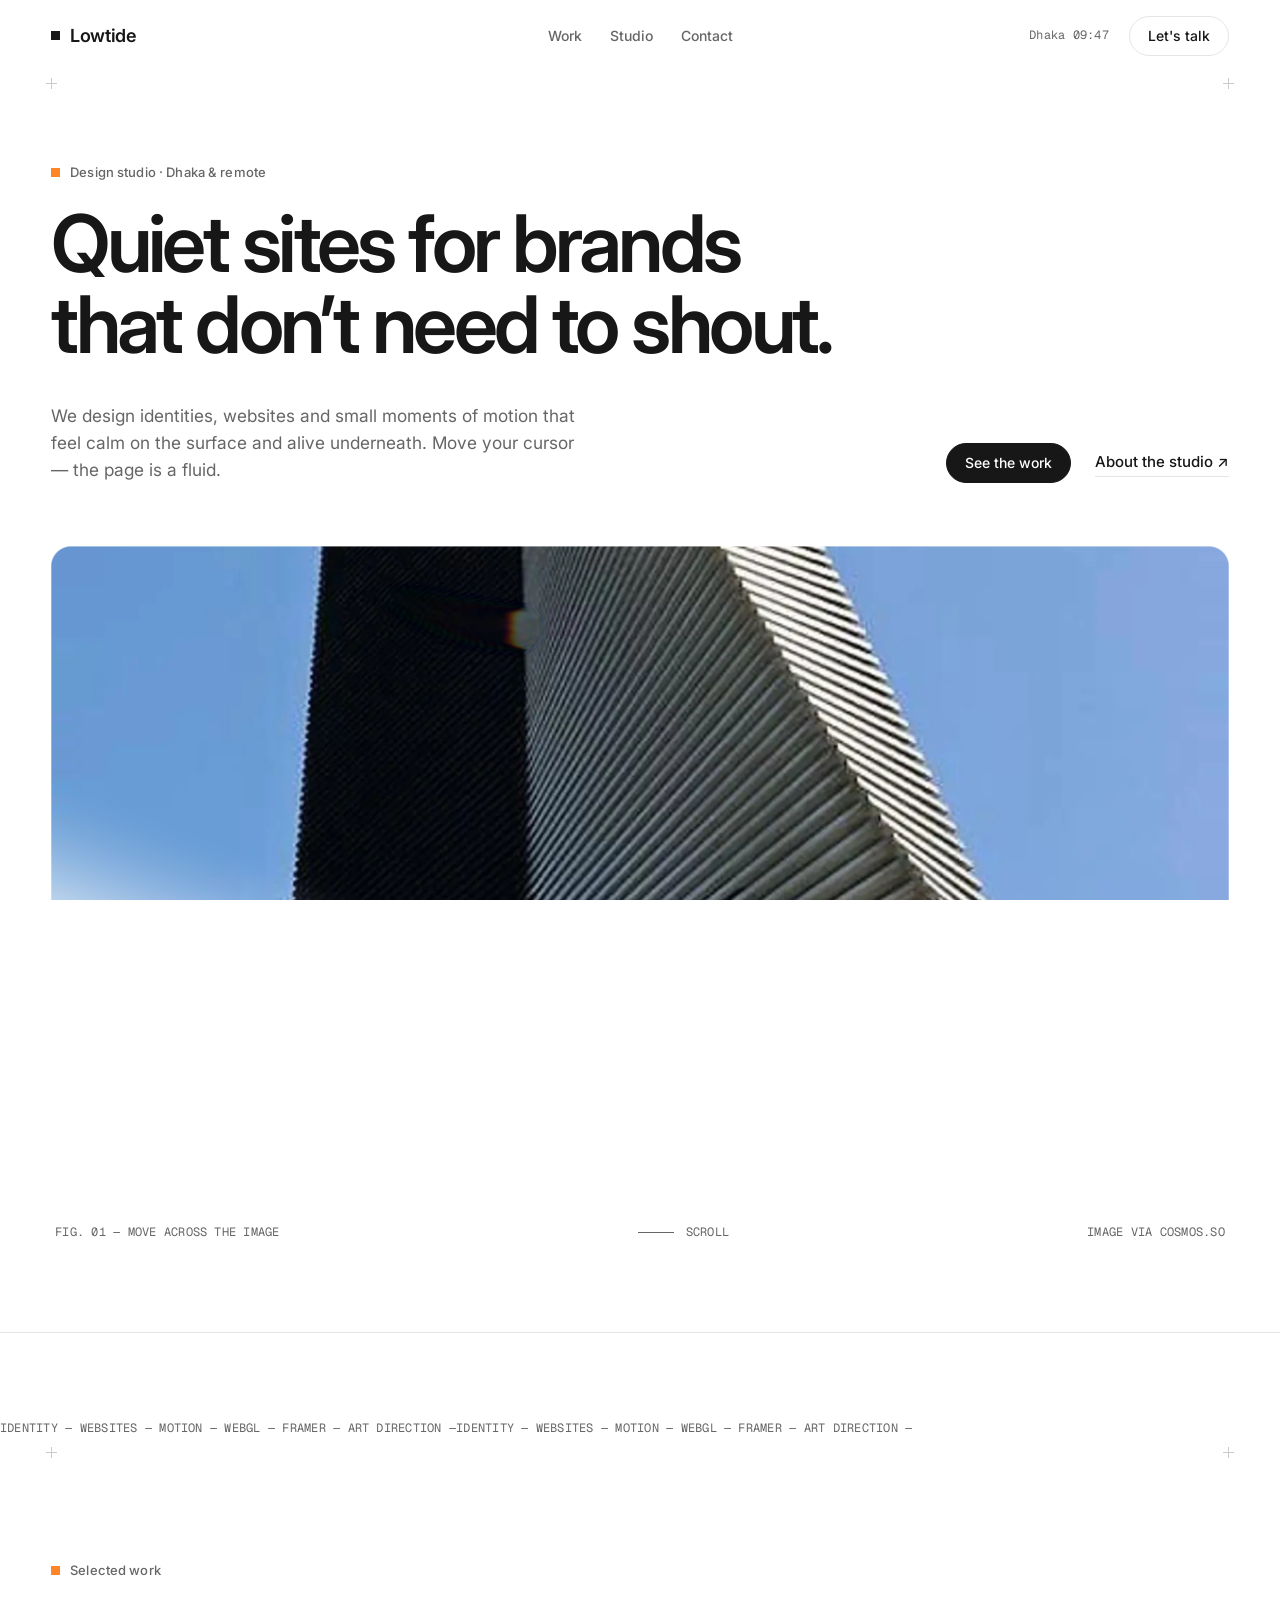
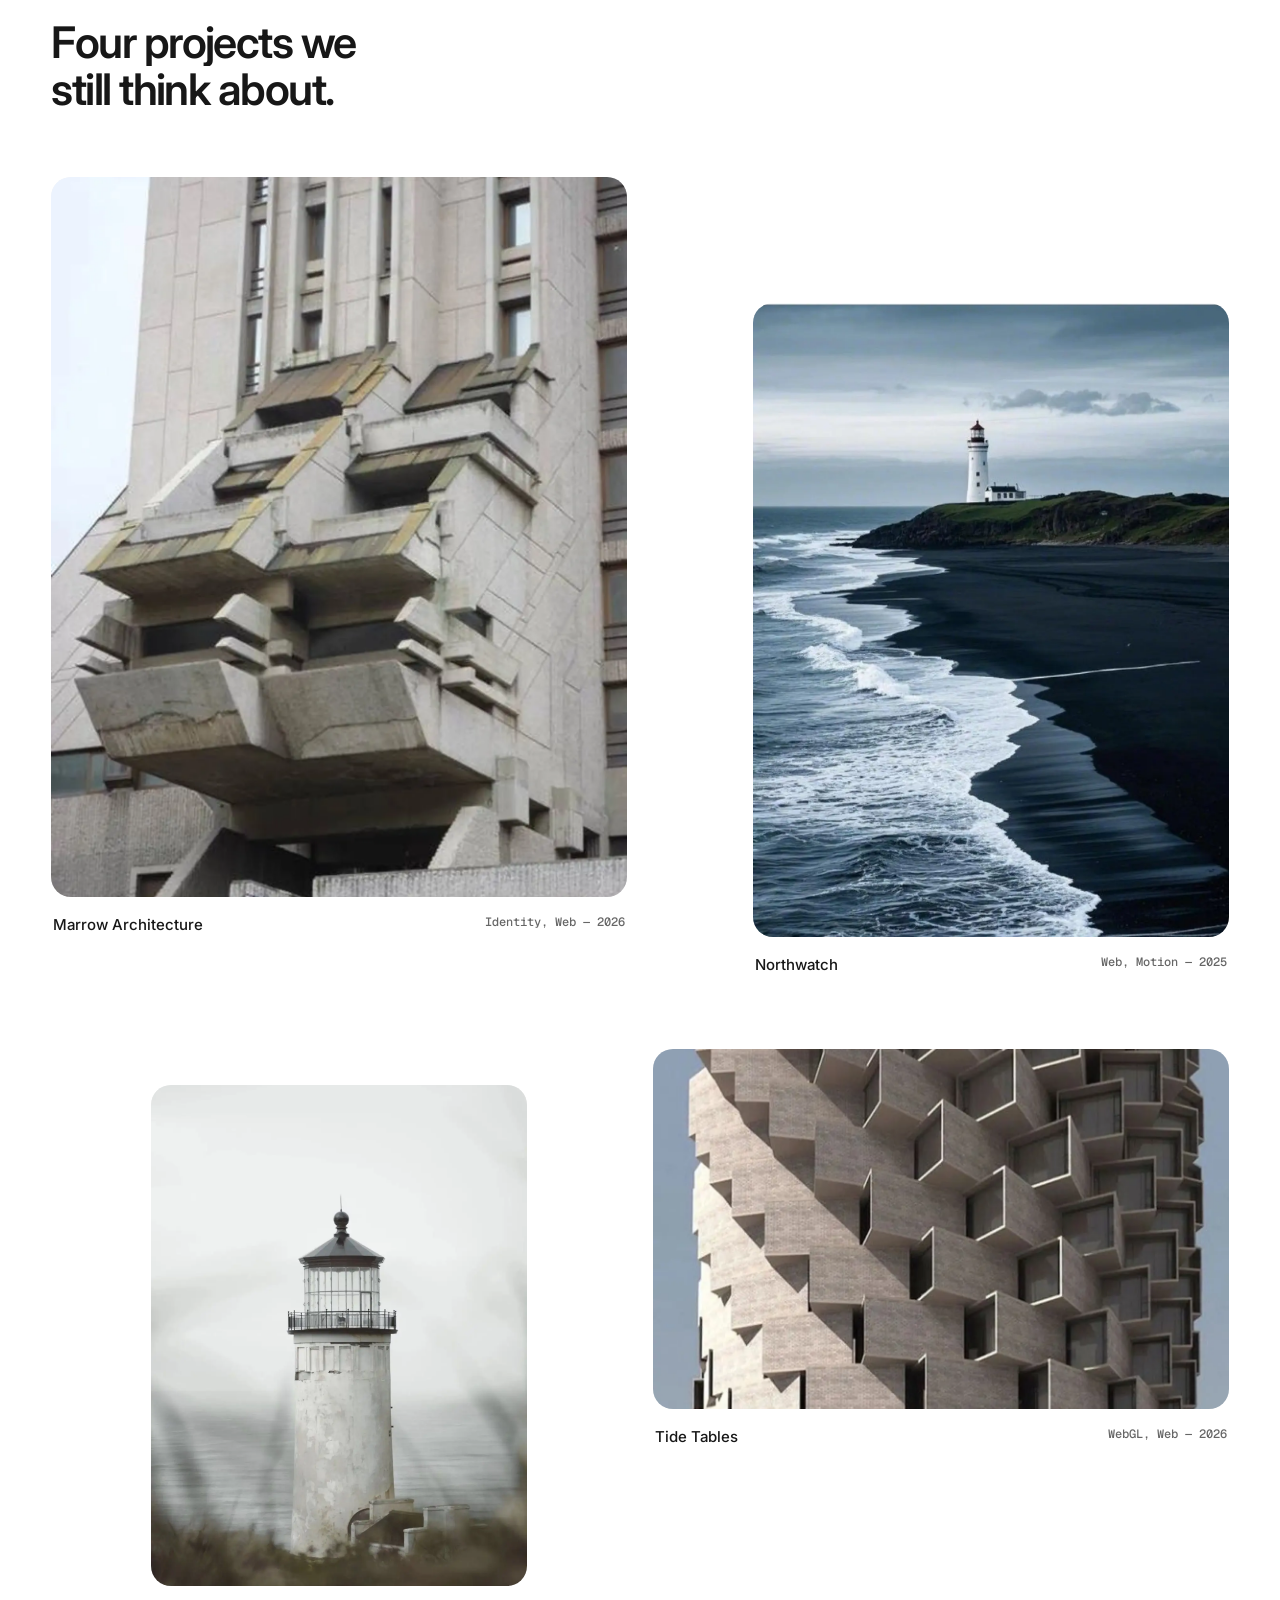
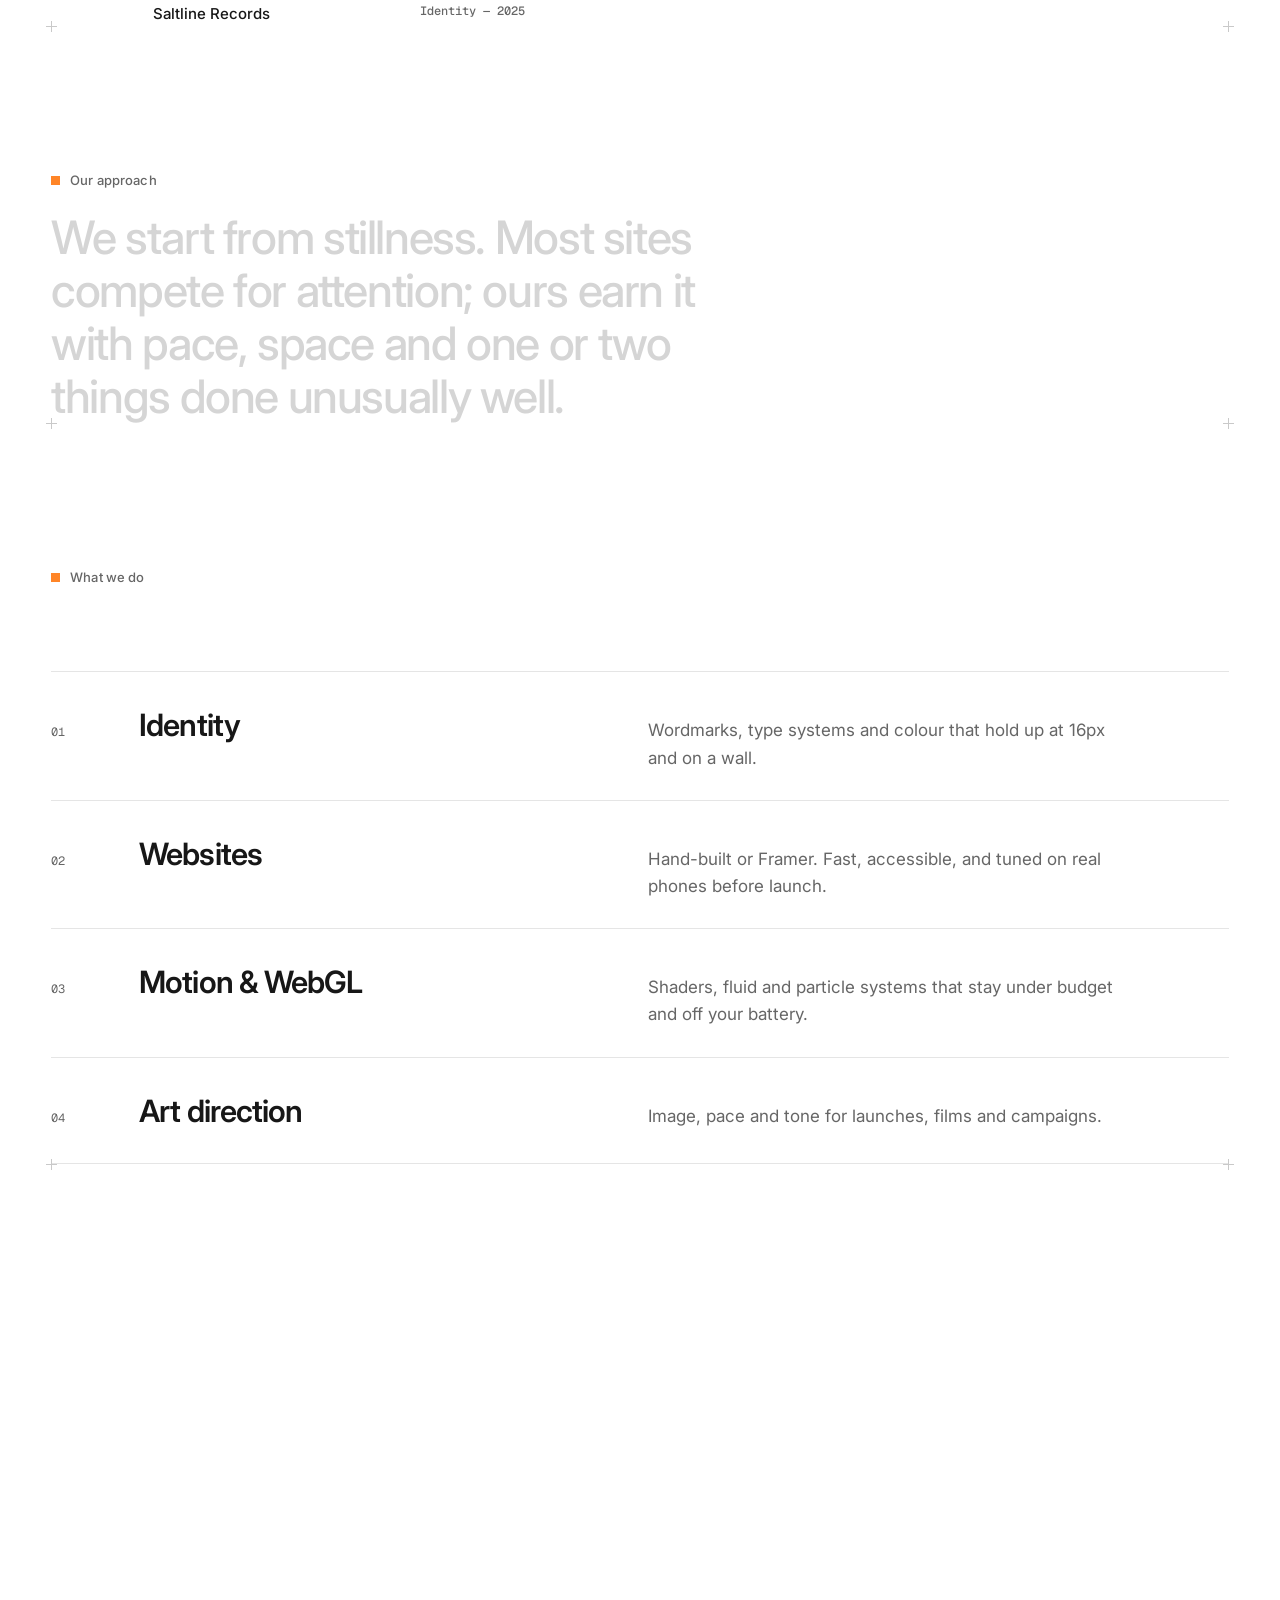
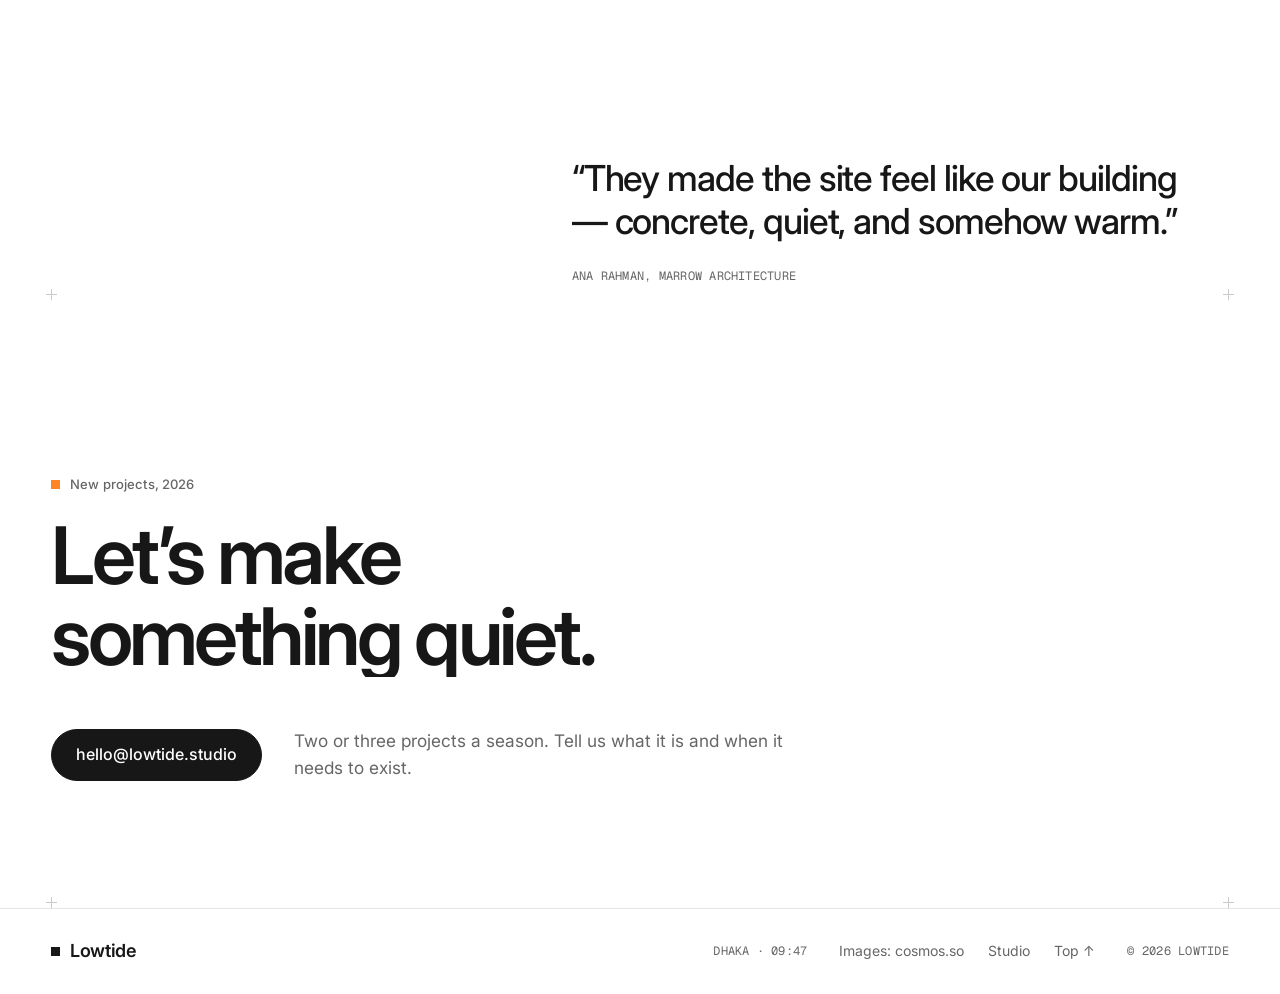
<file: index.html>
<!doctype html>
<html lang="en">
<head>
<meta charset="utf-8">
<meta name="viewport" content="width=device-width, initial-scale=1, viewport-fit=cover">
<title>Lowtide — a design studio for quiet, immersive brands</title>
<meta name="description" content="Lowtide is a small design studio making calm, immersive websites: identity, web, motion and WebGL.">
<meta name="theme-color" content="#ffffff">
<meta property="og:title" content="Lowtide — a design studio for quiet, immersive brands">
<meta property="og:description" content="Calm, immersive websites: identity, web, motion and WebGL.">
<meta property="og:image" content="img/img04.webp">
<link rel="icon" href="favicon.svg" type="image/svg+xml">
<link rel="preconnect" href="https://fonts.googleapis.com"><link rel="preconnect" href="https://fonts.gstatic.com" crossorigin>
<link href="https://fonts.googleapis.com/css2?family=Inter:wght@300..700&family=Geist+Mono:wght@400;500&display=swap" rel="stylesheet">
<link rel="stylesheet" href="css/style.css">
</head>
<body data-page="home">
<!-- WebGL layer: fixed behind the page. js/fluid.js draws the fluid AND the GL copies of [data-gl-image] / [data-gl-text] elements here. -->
<canvas id="gl" aria-hidden="true"></canvas>

<!-- Preloader: 00 -> 100 counter (main.js), slides up when fonts + hero image are ready. -->
<div class="preloader" id="preloader" aria-hidden="true">
  <div class="preloader__row"><span class="sq sq--accent"></span><span class="preloader__count mono" id="count">00</span></div>
  <p class="preloader__word mono">Lowtide — loading quietly</p>
</div>
<!-- Page wipe: dark panel that slides up before navigating between index.html and studio.html. -->
<div class="wipe" id="wipe" aria-hidden="true"></div>

<header class="header" id="header">
  <a class="wordmark" href="index.html" data-link aria-label="Lowtide home"><span class="sq"></span>Lowtide</a>
  <nav class="nav" aria-label="Primary">
    <a href="#work" data-scroll>Work</a>
    <a href="studio.html" data-link>Studio</a>
    <a href="#contact" data-scroll>Contact</a>
  </nav>
  <div class="header__right">
    <span class="mono header__time" id="clock" aria-live="off">— : —</span>
    <a class="pill" href="mailto:hello@lowtide.studio">Let's talk</a>
  </div>
</header>

<main class="page" id="page">
  <section class="hero section" id="top">
    <p class="eyebrow reveal"><span class="sq sq--accent"></span>Design studio · Dhaka &amp; remote</p>
    <!-- data-split: main.js splits it into lines for the reveal. data-gl-text: after the reveal, the fluid draws this headline in WebGL so it can distort; the DOM text stays (transparent) for layout, selection and screen readers. -->
    <h1 class="display reveal-lines" data-split data-gl-text>Quiet sites for brands that don’t need to shout.</h1>
    <div class="hero__row">
      <p class="lede reveal" style="--d:.35s">We design identities, websites and small moments of motion that feel calm on the surface and alive underneath. Move your cursor — the page is a fluid.</p>
      <div class="hero__cta reveal" style="--d:.45s">
        <a class="pill pill--dark" href="#work" data-scroll>See the work</a>
        <a class="link" href="studio.html" data-link>About the studio <span aria-hidden="true">↗</span></a>
      </div>
    </div>
    <figure class="hero__media reveal" style="--d:.55s">
      <!-- data-gl-image: the fluid loads this image as a texture and draws it as a GL quad over this box (synced every frame with getBoundingClientRect). The <img> is the fallback for no-WebGL / reduced motion. -->
      <div class="gl-image" data-gl-image="img/img04.webp" role="img" aria-label="Concrete tower against a pale sky"><img class="gl-image__fallback" src="img/img04.webp" alt="" loading="eager" decoding="async"></div>
      <figcaption class="mono"><span>Fig. 01 — move across the image</span><a class="scroll-hint" href="#work" data-scroll><span class="scroll-hint__line"></span>Scroll</a><span>Image via cosmos.so</span></figcaption>
    </figure>
  </section>

  <section class="section marquee-wrap" aria-hidden="true">
    <div class="marquee mono"><span>Identity — Websites — Motion — WebGL — Framer — Art direction — </span><span>Identity — Websites — Motion — WebGL — Framer — Art direction — </span></div>
  </section>

  <section class="section work" id="work">
    <div class="section__head">
      <p class="eyebrow reveal"><span class="sq sq--accent"></span>Selected work</p>
      <h2 class="title reveal-lines" data-split data-gl-text>Four projects we still think about.</h2>
    </div>
    <ul class="work__grid">
      <li class="work__item reveal" style="--col:1; --span:6"><a class="work__link" href="studio.html" data-link>
        <div class="media media--4x5"><img src="img/img02.webp" alt="Stacked concrete building in grey light" loading="lazy" decoding="async"></div>
        <div class="work__meta"><span>Marrow Architecture</span><span class="mono">Identity, Web — 2026</span></div></a></li>
      <li class="work__item reveal" style="--col:8; --span:5; --push:14vh"><a class="work__link" href="studio.html" data-link>
        <div class="media media--3x4"><img src="img/img06.webp" alt="Lighthouse on a dark beach" loading="lazy" decoding="async"></div>
        <div class="work__meta"><span>Northwatch</span><span class="mono">Web, Motion — 2025</span></div></a></li>
      <li class="work__item reveal" style="--col:2; --span:4; --push:4vh"><a class="work__link" href="studio.html" data-link>
        <div class="media media--3x4"><img src="img/img07.webp" alt="Lighthouse in sea mist" loading="lazy" decoding="async"></div>
        <div class="work__meta"><span>Saltline Records</span><span class="mono">Identity — 2025</span></div></a></li>
      <li class="work__item reveal" style="--col:7; --span:6"><a class="work__link" href="studio.html" data-link>
        <div class="media media--16x10"><img src="img/img03.webp" alt="Stacked concrete terraces" loading="lazy" decoding="async"></div>
        <div class="work__meta"><span>Tide Tables</span><span class="mono">WebGL, Web — 2026</span></div></a></li>
    </ul>
  </section>

  <section class="section statement">
    <p class="eyebrow reveal"><span class="sq sq--accent"></span>Our approach</p>
    <!-- data-split-words: words light up one by one as this block scrolls through the viewport. -->
    <p class="statement__text reveal-words" data-split-words>We start from stillness. Most sites compete for attention; ours earn it with pace, space and one or two things done unusually well.</p>
  </section>

  <section class="section services" id="services">
    <div class="section__head">
      <p class="eyebrow reveal"><span class="sq sq--accent"></span>What we do</p>
    </div>
    <ol class="services__list">
      <li class="services__row reveal"><span class="mono">01</span><h3>Identity</h3><p>Wordmarks, type systems and colour that hold up at 16px and on a wall.</p></li>
      <li class="services__row reveal"><span class="mono">02</span><h3>Websites</h3><p>Hand-built or Framer. Fast, accessible, and tuned on real phones before launch.</p></li>
      <li class="services__row reveal"><span class="mono">03</span><h3>Motion &amp; WebGL</h3><p>Shaders, fluid and particle systems that stay under budget and off your battery.</p></li>
      <li class="services__row reveal"><span class="mono">04</span><h3>Art direction</h3><p>Image, pace and tone for launches, films and campaigns.</p></li>
    </ol>
  </section>

  <section class="section quote">
    <figure class="quote__media reveal">
      <div class="gl-image" data-gl-image="img/img08.webp" role="img" aria-label="Rocks in sea fog"><img class="gl-image__fallback" src="img/img08.webp" alt="" loading="lazy" decoding="async"></div>
    </figure>
    <div class="quote__body"><blockquote class="quote__text reveal-lines" data-split data-gl-text>“They made the site feel like our building — concrete, quiet, and somehow warm.”</blockquote>
    <p class="mono reveal">Ana Rahman, Marrow Architecture</p></div>
  </section>

  <section class="section contact" id="contact">
    <p class="eyebrow reveal"><span class="sq sq--accent"></span>New projects, 2026</p>
    <h2 class="display reveal-lines" data-split data-gl-text>Let’s make something quiet.</h2>
    <div class="contact__row reveal">
      <a class="pill pill--dark" href="mailto:hello@lowtide.studio">hello@lowtide.studio</a>
      <p class="lede">Two or three projects a season. Tell us what it is and when it needs to exist.</p>
    </div>
  </section>
</main>

<footer class="footer">
  <span class="wordmark"><span class="sq"></span>Lowtide</span>
  <span class="mono">Dhaka · <span id="clock2">—</span></span>
  <nav class="footer__nav" aria-label="Footer"><a href="https://cosmos.so" rel="noopener">Images: cosmos.so</a><a href="studio.html" data-link>Studio</a><a href="#top" data-scroll>Top ↑</a></nav>
  <span class="mono">© 2026 Lowtide</span>
</footer>

<!-- Custom cursor (only shown on mouse/trackpad devices). -->
<div class="cursor" id="cursor" aria-hidden="true"><span class="cursor__dot"></span><span class="cursor__label mono"></span></div>
<!-- One ES module, no build step: main.js imports fluid.js (and gui.js only with ?gui). -->
<script type="module" src="js/main.js"></script>
</body>
</html>
</file>
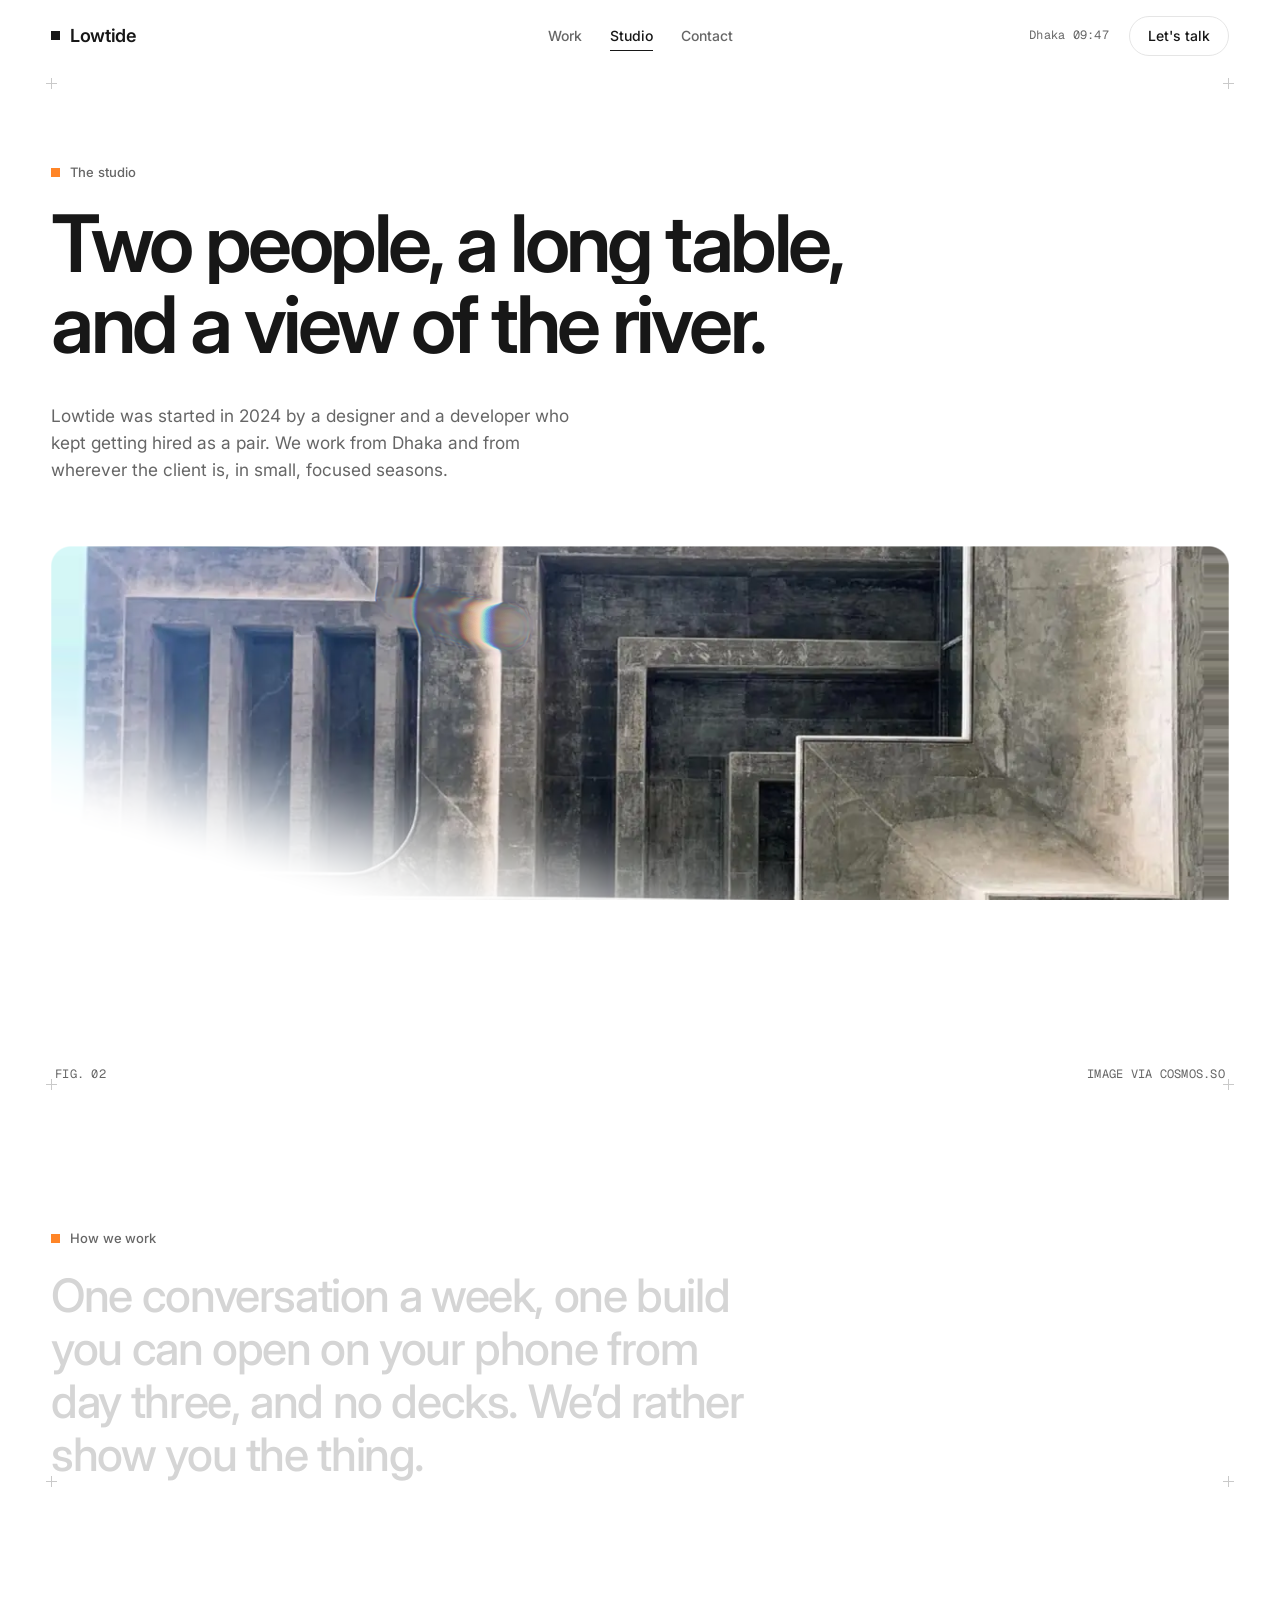
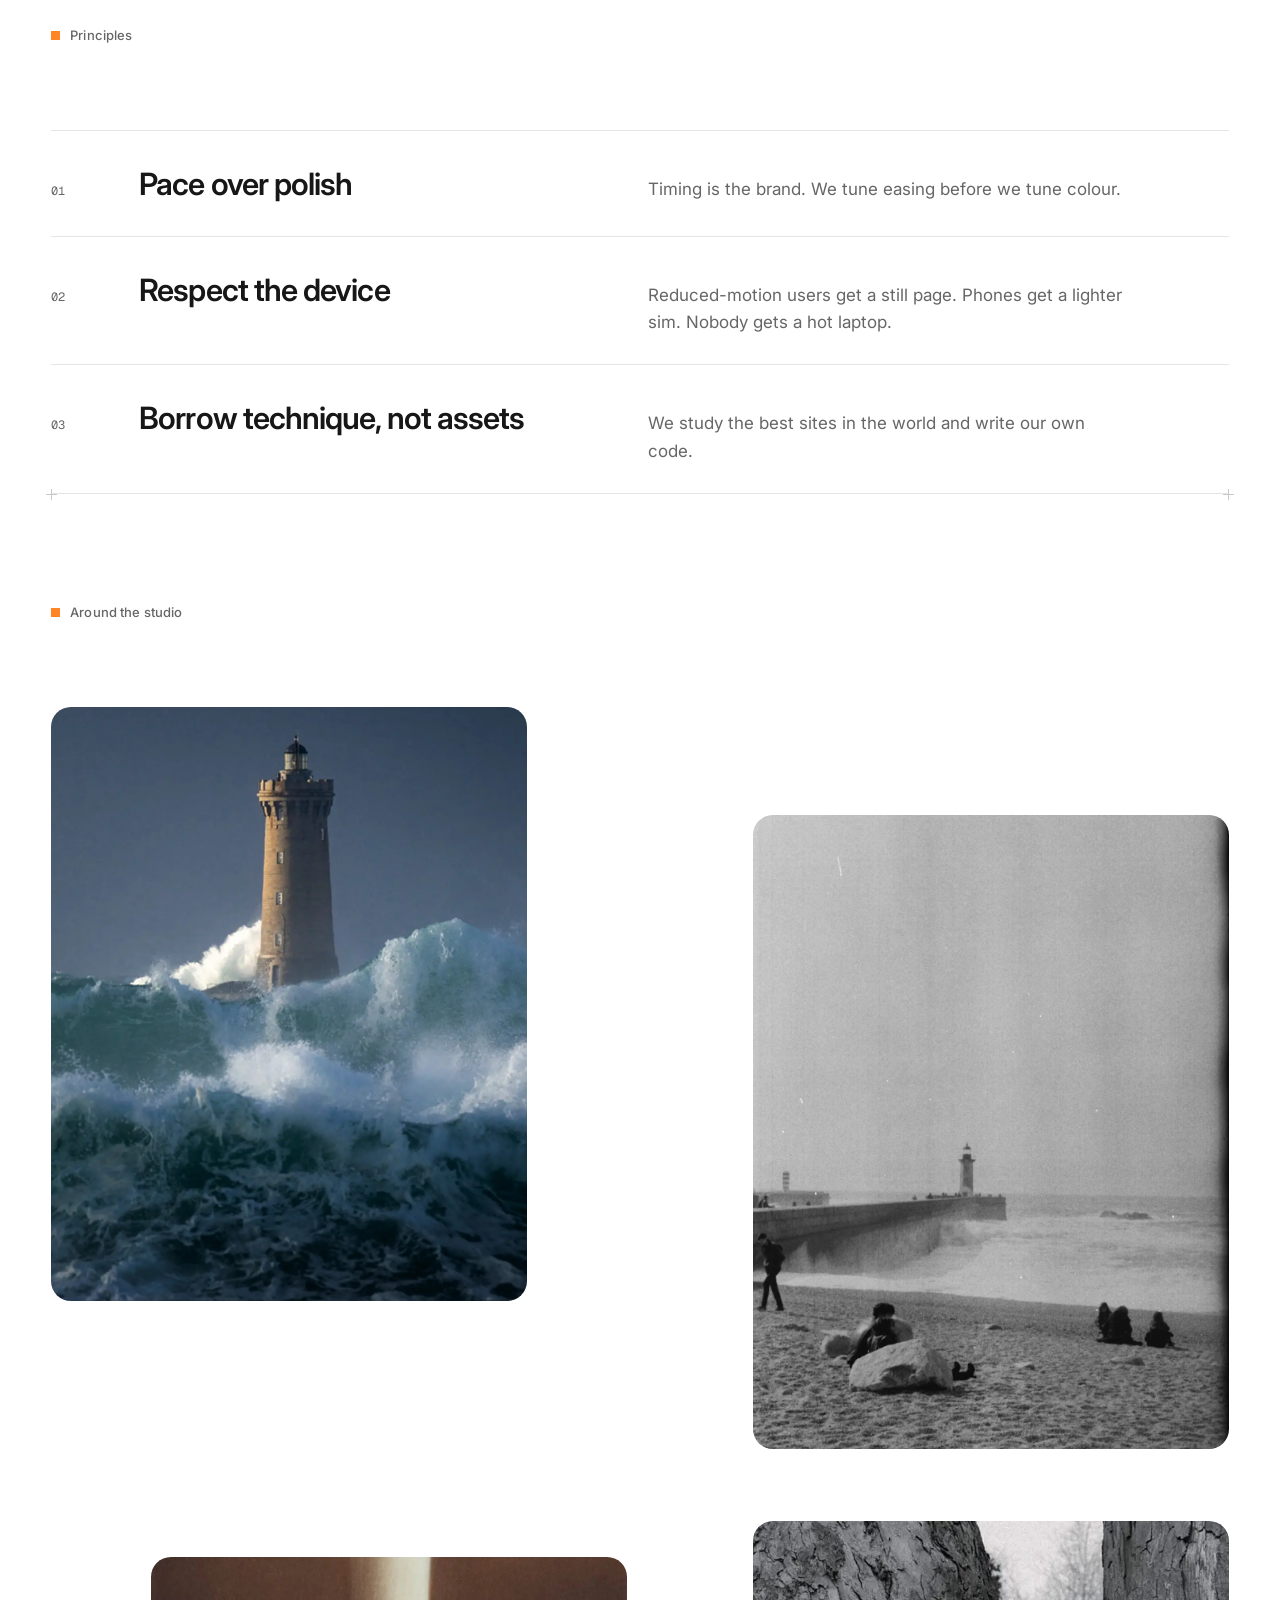
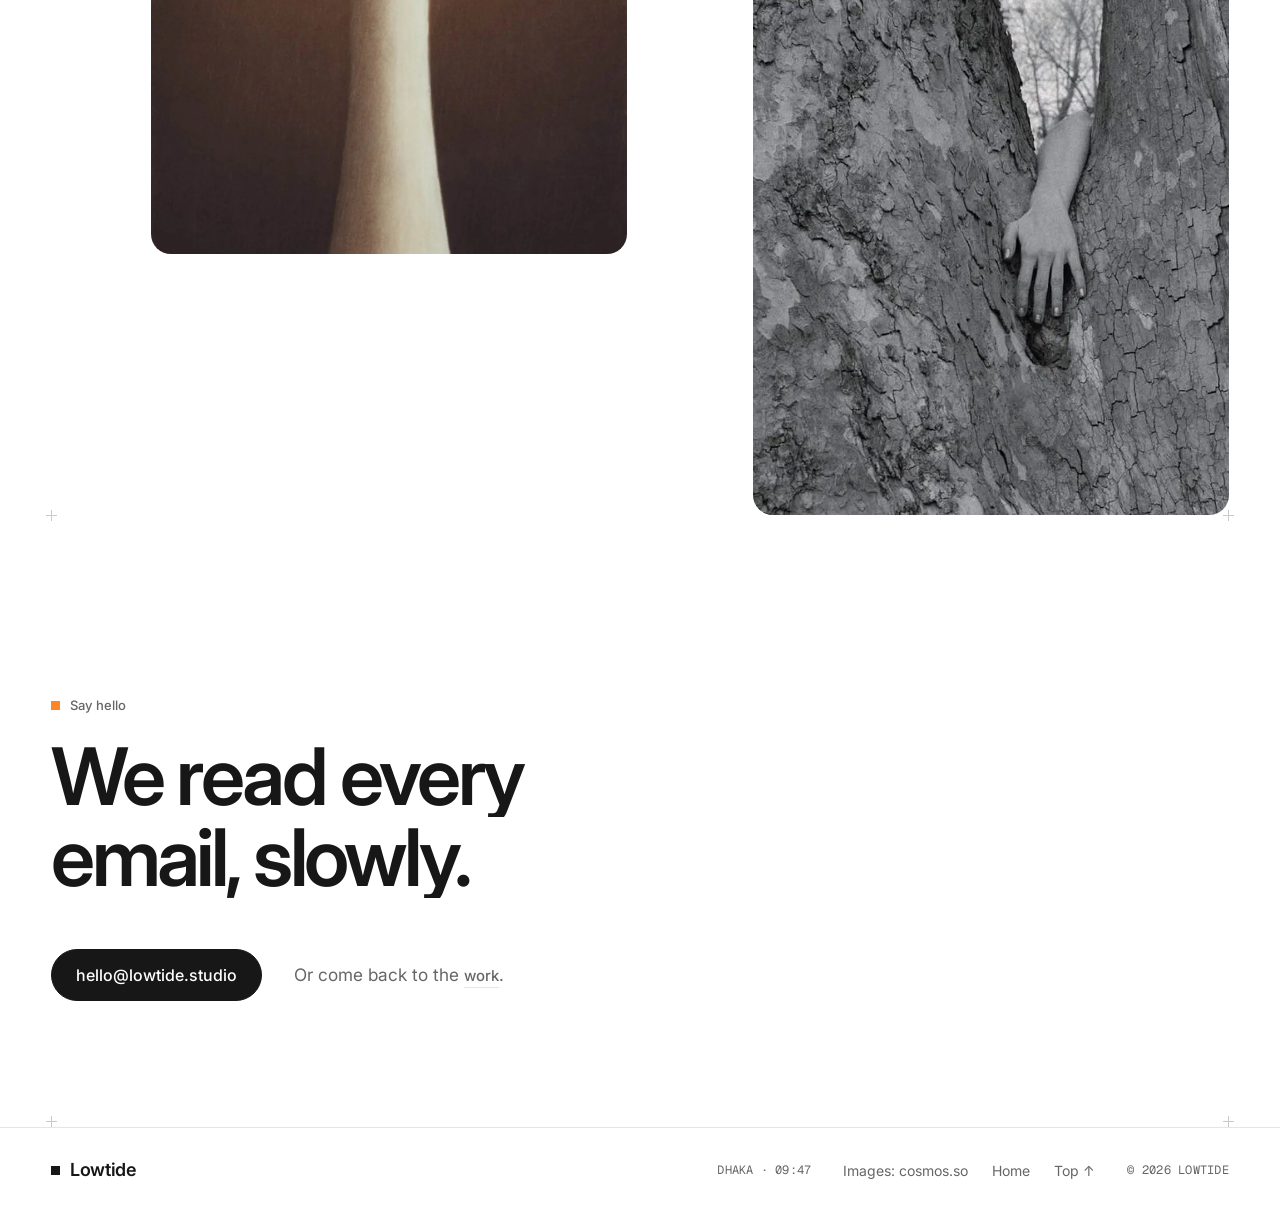
<file: studio.html>
<!doctype html>
<html lang="en">
<head>
<meta charset="utf-8">
<meta name="viewport" content="width=device-width, initial-scale=1, viewport-fit=cover">
<title>Studio — Lowtide</title>
<meta name="description" content="Lowtide is a two-person design studio working between Dhaka and wherever the client is.">
<meta name="theme-color" content="#ffffff">
<link rel="icon" href="favicon.svg" type="image/svg+xml">
<link rel="preconnect" href="https://fonts.googleapis.com"><link rel="preconnect" href="https://fonts.gstatic.com" crossorigin>
<link href="https://fonts.googleapis.com/css2?family=Inter:wght@300..700&family=Geist+Mono:wght@400;500&display=swap" rel="stylesheet">
<link rel="stylesheet" href="css/style.css">
</head>
<body data-page="studio">
<!-- Second page: same shell as index.html (canvas, preloader, wipe, header). See index.html for what each data-* attribute does. -->
<canvas id="gl" aria-hidden="true"></canvas>
<div class="preloader" id="preloader" aria-hidden="true">
  <div class="preloader__row"><span class="sq sq--accent"></span><span class="preloader__count mono" id="count">00</span></div>
  <p class="preloader__word mono">Lowtide — studio</p>
</div>
<div class="wipe" id="wipe" aria-hidden="true"></div>

<header class="header" id="header">
  <a class="wordmark" href="index.html" data-link aria-label="Lowtide home"><span class="sq"></span>Lowtide</a>
  <nav class="nav" aria-label="Primary">
    <a href="index.html#work" data-link>Work</a>
    <a href="studio.html" data-link aria-current="page">Studio</a>
    <a href="index.html#contact" data-link>Contact</a>
  </nav>
  <div class="header__right">
    <span class="mono header__time" id="clock">— : —</span>
    <a class="pill" href="mailto:hello@lowtide.studio">Let's talk</a>
  </div>
</header>

<main class="page" id="page">
  <section class="hero hero--studio section" id="top">
    <p class="eyebrow reveal"><span class="sq sq--accent"></span>The studio</p>
    <!-- Split into lines for the reveal, then handed to WebGL so the fluid can distort it. -->
    <h1 class="display reveal-lines" data-split data-gl-text>Two people, a long table, and a view of the river.</h1>
    <div class="hero__row">
      <p class="lede reveal" style="--d:.35s">Lowtide was started in 2024 by a designer and a developer who kept getting hired as a pair. We work from Dhaka and from wherever the client is, in small, focused seasons.</p>
    </div>
    <figure class="hero__media hero__media--tall reveal" style="--d:.5s">
      <div class="gl-image" data-gl-image="img/img11.webp" role="img" aria-label="Concrete facade with deep shadows"><img class="gl-image__fallback" src="img/img11.webp" alt="" loading="eager" decoding="async"></div>
      <figcaption class="mono"><span>Fig. 02</span><span>Image via cosmos.so</span></figcaption>
    </figure>
  </section>

  <section class="section statement">
    <p class="eyebrow reveal"><span class="sq sq--accent"></span>How we work</p>
    <p class="statement__text reveal-words" data-split-words>One conversation a week, one build you can open on your phone from day three, and no decks. We’d rather show you the thing.</p>
  </section>

  <section class="section services">
    <div class="section__head"><p class="eyebrow reveal"><span class="sq sq--accent"></span>Principles</p></div>
    <ol class="services__list">
      <li class="services__row reveal"><span class="mono">01</span><h3>Pace over polish</h3><p>Timing is the brand. We tune easing before we tune colour.</p></li>
      <li class="services__row reveal"><span class="mono">02</span><h3>Respect the device</h3><p>Reduced-motion users get a still page. Phones get a lighter sim. Nobody gets a hot laptop.</p></li>
      <li class="services__row reveal"><span class="mono">03</span><h3>Borrow technique, not assets</h3><p>We study the best sites in the world and write our own code.</p></li>
    </ol>
  </section>

  <section class="section work work--compact">
    <div class="section__head"><p class="eyebrow reveal"><span class="sq sq--accent"></span>Around the studio</p></div>
    <ul class="work__grid">
      <li class="work__item reveal" style="--col:1; --span:5"><div class="media media--4x5"><img src="img/img05.webp" alt="Lighthouse in a grey wave" loading="lazy"></div></li>
      <li class="work__item reveal" style="--col:8; --span:5; --push:12vh"><div class="media media--3x4"><img src="img/img12.webp" alt="Lighthouse at dusk" loading="lazy"></div></li>
      <li class="work__item reveal" style="--col:2; --span:5; --push:4vh"><div class="media media--16x10"><img src="img/img09.webp" alt="Lighthouse and grey sea" loading="lazy"></div></li>
      <li class="work__item reveal" style="--col:8; --span:5"><div class="media media--4x5"><img src="img/img10.webp" alt="Hand on rock, black and white" loading="lazy"></div></li>
    </ul>
  </section>

  <section class="section contact" id="contact">
    <p class="eyebrow reveal"><span class="sq sq--accent"></span>Say hello</p>
    <h2 class="display reveal-lines" data-split data-gl-text>We read every email, slowly.</h2>
    <div class="contact__row reveal"><a class="pill pill--dark" href="mailto:hello@lowtide.studio">hello@lowtide.studio</a><p class="lede">Or come back to the <a class="link" href="index.html#work" data-link>work</a>.</p></div>
  </section>
</main>

<footer class="footer">
  <span class="wordmark"><span class="sq"></span>Lowtide</span>
  <span class="mono">Dhaka · <span id="clock2">—</span></span>
  <nav class="footer__nav" aria-label="Footer"><a href="https://cosmos.so" rel="noopener">Images: cosmos.so</a><a href="index.html" data-link>Home</a><a href="#top" data-scroll>Top ↑</a></nav>
  <span class="mono">© 2026 Lowtide</span>
</footer>
<div class="cursor" id="cursor" aria-hidden="true"><span class="cursor__dot"></span><span class="cursor__label mono"></span></div>
<script type="module" src="js/main.js"></script>
</body>
</html>
</file>
<file: css/style.css>
/* =====================================================================================================
   Lowtide — css/style.css
   The whole design system in one file. Wajo-style minimalism: white page, ink #171717, one orange accent,
   hairlines, Inter for text and Geist Mono for small uppercase labels, a 1320px column.

   Layering (z-index), bottom to top:
     0   #gl canvas — the WebGL layer (fluid + GL copies of images and headlines), fixed, full viewport
     1   .page — the real DOM content. Its background is transparent so the canvas shows through; images
         and GL headlines become invisible in the DOM once GL draws them (.is-gl), but keep their layout
     40  header     55  page wipe     60  preloader     cursor on top
   Motion uses two easing curves (--ease, --ease-2), the same "two-curve palette" idea studied on lusion.co.
   ===================================================================================================== */
/* Design tokens: colours, fonts, spacing, radius, easing. These map 1:1 to Framer colour/text styles. */
:root{
  --page:#ffffff; --ink:#171717; --ink-2:#666666; --line:#e5e5e5; --surface:#f5f5f5; --accent:#ff8527;
  --font:"Inter", system-ui, -apple-system, "Segoe UI", Roboto, sans-serif; --mono:"Geist Mono", ui-monospace, SFMono-Regular, Menlo, monospace;
  --gutter:clamp(20px, 4vw, 56px); --max:1320px; --radius:20px;
  --ease:cubic-bezier(.4,0,.1,1); --ease-2:cubic-bezier(.35,0,0,1); --t:.5s;
  --header-h:72px;
}
*,*::before,*::after{box-sizing:border-box}
html{-webkit-text-size-adjust:100%;scroll-behavior:auto}
body{margin:0;background:var(--page);color:var(--ink);font:400 17px/1.6 var(--font);-webkit-font-smoothing:antialiased;text-rendering:optimizeLegibility;overflow-x:hidden}
/* Scroll is locked while the preloader runs. */
body.is-loading{overflow:hidden}
img{display:block;max-width:100%;height:auto}
a{color:inherit;text-decoration:none}
a:focus-visible,button:focus-visible{outline:2px solid var(--accent);outline-offset:4px;border-radius:4px}
::selection{background:var(--accent);color:#fff}
.mono{font-family:var(--mono);font-size:12px;letter-spacing:.02em;text-transform:uppercase;color:var(--ink-2)}
.sq{display:inline-block;width:9px;height:9px;background:var(--ink);margin-right:10px;vertical-align:1px;flex:none}
.sq--accent{background:var(--accent)}

/* GL layer behind everything */
#gl{position:fixed;inset:0;width:100%;height:100%;z-index:0;display:block;pointer-events:none}
/* no-gl: WebGL unavailable or reduced motion -> hide the canvas, the plain DOM page is the whole site. */
body.no-gl #gl{display:none}
body.no-gl{background:var(--page)}

/* preloader + page wipe */
.preloader{position:fixed;inset:0;z-index:60;background:var(--page);display:flex;flex-direction:column;justify-content:flex-end;padding:var(--gutter);gap:12px;transition:transform .9s var(--ease-2),opacity .3s;will-change:transform}
.preloader__row{display:flex;align-items:center}
.preloader__count{font-size:clamp(48px,9vw,120px);letter-spacing:-.04em;color:var(--ink);text-transform:none;line-height:1}
.preloader.is-done{transform:translate3d(0,-100%,0);pointer-events:none}
.wipe{position:fixed;inset:0;z-index:55;background:var(--ink);transform:translate3d(0,100%,0);pointer-events:none;will-change:transform;visibility:hidden}
.wipe.is-in{visibility:visible;transition:transform .6s var(--ease-2);transform:translate3d(0,0,0)}

/* header */
.header{position:fixed;top:0;left:0;right:0;z-index:40;height:var(--header-h);display:grid;grid-template-columns:1fr auto 1fr;align-items:center;padding:0 var(--gutter);transition:transform .5s var(--ease),background .4s,backdrop-filter .4s}
.header.is-scrolled{background:rgba(255,255,255,.78);-webkit-backdrop-filter:blur(14px);backdrop-filter:blur(14px)}
.header.is-scrolled::after{content:"";position:absolute;left:0;right:0;bottom:0;height:1px;background:var(--line)}
/* main.js toggles .is-scrolled (frosted bar after 40px) and .is-hidden (slides up while scrolling down). */
.header.is-hidden{transform:translate3d(0,-100%,0)}
.wordmark{display:inline-flex;align-items:center;font-weight:600;letter-spacing:-.02em;font-size:18px}
.nav{display:flex;gap:28px;font-size:14px;font-weight:500}
.nav a{position:relative;padding:6px 0;color:var(--ink-2);transition:color .3s}
.nav a:hover,.nav a[aria-current]{color:var(--ink)}
.nav a::after{content:"";position:absolute;left:0;right:100%;bottom:2px;height:1px;background:var(--ink);transition:right .4s var(--ease)}
.nav a:hover::after,.nav a[aria-current]::after{right:0}
.header__right{display:flex;justify-content:flex-end;align-items:center;gap:20px}
.header__time{text-transform:none}
.pill{display:inline-flex;align-items:center;height:40px;padding:0 18px;border:1px solid var(--line);border-radius:999px;font-size:14px;font-weight:500;background:var(--page);transition:background .3s,border-color .3s,color .3s,transform .5s var(--ease)}
.pill:hover{border-color:var(--ink);transform:translate3d(0,-1px,0)}
.pill--dark{background:var(--ink);color:#fff;border-color:var(--ink)}
.pill--dark:hover{background:#000}
.link{font-size:15px;font-weight:500;border-bottom:1px solid var(--line);padding-bottom:2px;transition:border-color .3s}
.link:hover{border-color:var(--ink)}

/* layout */
.page{position:relative;z-index:1}
.section{position:relative;padding:0 var(--gutter);max-width:var(--max);margin:0 auto}
.section__head{display:grid;gap:18px;margin-bottom:clamp(32px,5vw,64px)}
.eyebrow{display:flex;align-items:center;margin:0 0 20px;font-size:13px;font-weight:500;color:var(--ink-2);letter-spacing:.01em}
.display{font-size:clamp(38px,6.2vw,88px);line-height:1.02;letter-spacing:-.045em;font-weight:600;margin:0;max-width:16ch;text-wrap:balance}
.title{font-size:clamp(28px,3.4vw,46px);line-height:1.08;letter-spacing:-.035em;font-weight:600;margin:0;max-width:20ch;text-wrap:balance}
.lede{font-size:clamp(17px,1.35vw,20px);line-height:1.55;color:var(--ink-2);max-width:48ch;margin:0}

/* hero */
.hero{padding-top:calc(var(--header-h) + clamp(48px,10vh,120px));min-height:100svh;display:flex;flex-direction:column}
.hero__row{display:grid;grid-template-columns:minmax(0,1fr) auto;align-items:end;gap:32px;margin-top:clamp(24px,3vw,40px)}
.hero__cta{display:flex;align-items:center;gap:24px;flex-wrap:wrap}
.hero__media{margin:clamp(40px,7vh,96px) 0 0;position:relative}
.gl-image{position:relative;aspect-ratio:16/9;border-radius:var(--radius);overflow:hidden;background:var(--surface)}
.hero__media--tall .gl-image{aspect-ratio:21/9}
.gl-image__fallback{width:100%;height:100%;object-fit:cover;transition:opacity .4s}
/* [data-gl-image] boxes: the <img> inside is the fallback; once GL has the texture (.is-gl) it fades out and the canvas draws the image in the same spot. */
.gl-image.is-gl .gl-image__fallback{opacity:0}
body.no-gl .gl-image__fallback{opacity:1 !important}
/* the GL canvas sits behind the page, so the region under a gl-image must be transparent: we cut a hole with a transparent background and rely on the canvas draw */
.gl-image{background:transparent}
.hero__media figcaption{display:flex;justify-content:space-between;align-items:center;gap:16px;padding:14px 4px 0}
.scroll-hint{display:inline-flex;align-items:center;gap:12px}
.scroll-hint__line{width:36px;height:1px;background:var(--ink-2);transform-origin:left;animation:line 1.8s var(--ease) infinite}
@keyframes line{0%{transform:scaleX(0);transform-origin:left}50%{transform:scaleX(1);transform-origin:left}51%{transform-origin:right}100%{transform:scaleX(0);transform-origin:right}}

/* marquee */
.marquee-wrap{max-width:none;padding:clamp(48px,8vh,96px) 0 0;overflow:hidden;border-top:1px solid var(--line);margin-top:clamp(64px,10vh,120px)}
.marquee{display:flex;white-space:nowrap;width:max-content;font-size:12px;padding:14px 0 14px;animation:marquee 40s linear infinite}
.marquee span{padding-right:0}
@keyframes marquee{to{transform:translate3d(-50%,0,0)}}

/* work grid */
.work{padding-top:clamp(64px,12vh,160px)}
.work__grid{list-style:none;margin:0;padding:0;display:grid;grid-template-columns:repeat(12,1fr);column-gap:clamp(16px,2vw,28px);row-gap:clamp(48px,8vh,112px)}
.work__item{grid-column:var(--col,auto) / span var(--span,6);margin-top:var(--push,0)}
.work__link{display:block}
.media{position:relative;overflow:hidden;border-radius:var(--radius);background:var(--surface)}
.media--4x5{aspect-ratio:4/5}.media--3x4{aspect-ratio:3/4}.media--16x10{aspect-ratio:16/10}
.media img{width:100%;height:100%;object-fit:cover;transform:scale(1.06);transition:transform 1.2s var(--ease-2),filter .8s}
.reveal.is-in .media img{transform:scale(1)}
.work__link:hover .media img{transform:scale(1.04)}
.work__meta{display:flex;justify-content:space-between;gap:16px;padding:16px 2px 0;font-size:15px;font-weight:500}
.work__meta .mono{text-transform:none;letter-spacing:0}

/* statement */
.statement{padding-top:clamp(96px,16vh,200px)}
.statement__text{font-size:clamp(26px,3.6vw,52px);line-height:1.15;letter-spacing:-.03em;font-weight:500;margin:0;max-width:24ch}
.statement__text .w{display:inline-block;opacity:.18;transition:opacity .6s var(--ease)}
.statement__text .w.is-on{opacity:1}

/* services */
.services{padding-top:clamp(96px,16vh,200px)}
.services__list{list-style:none;margin:0;padding:0;border-top:1px solid var(--line)}
.services__row{display:grid;grid-template-columns:64px minmax(0,1fr) minmax(0,1.2fr);gap:24px;align-items:baseline;padding:28px 0;border-bottom:1px solid var(--line);transition:padding .5s var(--ease)}
.services__row h3{margin:0;font-size:clamp(22px,2.4vw,32px);letter-spacing:-.03em;font-weight:600}
.services__row p{margin:0;color:var(--ink-2);max-width:44ch}
.services__row:hover{padding-left:12px}

/* quote */
.quote{padding-top:clamp(96px,16vh,200px);display:grid;grid-template-columns:5fr 7fr;gap:clamp(24px,4vw,64px);align-items:end}
.quote__media{margin:0}
.quote__body{display:flex;flex-direction:column;justify-content:flex-end;gap:24px;padding-bottom:8px}
.quote__media .gl-image{aspect-ratio:4/5}
.quote__text{margin:0;font-size:clamp(24px,2.8vw,40px);line-height:1.2;letter-spacing:-.03em;font-weight:500;text-wrap:balance}
.quote .mono{margin:0}

/* contact */
.contact{padding:clamp(120px,20vh,260px) var(--gutter) clamp(96px,14vh,160px)}
.contact__row{display:grid;grid-template-columns:auto minmax(0,1fr);gap:32px;align-items:center;margin-top:clamp(32px,4vw,56px)}
.contact .pill{height:52px;padding:0 24px;font-size:16px}

/* footer */
.footer{position:relative;z-index:1;display:grid;grid-template-columns:1fr auto auto auto;gap:32px;align-items:center;padding:28px var(--gutter);border-top:1px solid var(--line);max-width:var(--max);margin:0 auto;font-size:14px}
.footer__nav{display:flex;gap:24px}
.footer__nav a{color:var(--ink-2)}.footer__nav a:hover{color:var(--ink)}

/* GL text: once the fluid has rasterised a headline, the DOM copy goes transparent (layout, selection and a11y stay) */
[data-gl-text]{transition:color .3s}
/* color: transparent (not visibility/opacity) so the text keeps its layout, can still be selected and is still read by screen readers. */
[data-gl-text].is-gl{color:transparent}
[data-gl-text].is-gl::selection,[data-gl-text].is-gl *::selection{color:#fff}
body.no-gl [data-gl-text]{color:inherit !important}

/* '+' grid markers at section corners */
/* Two 1px hairlines crossing in an 11px box; main.js appends them to each section's corners, centred on the column's gutter edge. */
.plus{position:absolute;width:11px;height:11px;pointer-events:none;opacity:0;transition:opacity 1.2s var(--ease) .4s}
.plus::before,.plus::after{content:"";position:absolute;background:#c9c9c9}
.plus::before{left:0;right:0;top:5px;height:1px}
.plus::after{top:0;bottom:0;left:5px;width:1px}
.plus--tl{left:calc(var(--gutter) - 5px);top:-5px}.plus--tr{right:calc(var(--gutter) - 5px);top:-5px}
.plus--bl{left:calc(var(--gutter) - 5px);bottom:-5px}.plus--br{right:calc(var(--gutter) - 5px);bottom:-5px}
.hero .plus--tl,.hero .plus--tr{top:calc(var(--header-h) + 6px)}
.contact .plus--bl,.contact .plus--br{bottom:0}
body.is-ready .plus{opacity:1}

/* lil-gui (?gui) — our global .title/.display classes must not leak into the panel */
.lil-gui .title,.lil-gui .name,.lil-gui .controller{font-size:11px;letter-spacing:0;max-width:none;text-wrap:initial;line-height:1.4}
.lil-gui .title{font-weight:600;line-height:calc(var(--title-height) - 4px)}
.lil-gui{--background-color:#171717;--widget-color:#2a2a2a;--hover-color:#333;--focus-color:#444;--number-color:#ff8527;--string-color:#ffb380;font-family:var(--mono);text-transform:none}
.lil-gui.root{max-height:calc(100vh - 16px);overflow:auto}

/* reveals */
/* main.js adds .is-in when an element scrolls into view. .reveal = fade + rise; .reveal-lines = each line (split by main.js) slides up out of an overflow:hidden mask, staggered by --i. --d = extra delay set inline in the HTML. */
.reveal{opacity:0;transform:translate3d(0,24px,0);transition:opacity .8s var(--ease),transform .9s var(--ease-2);transition-delay:var(--d,0s)}
.reveal.is-in{opacity:1;transform:none}
.reveal-lines .line{display:block;overflow:hidden}
.reveal-lines .line>span{display:block;transform:translate3d(0,110%,0);transition:transform 1s var(--ease-2);transition-delay:calc(var(--i,0) * .08s + var(--d,0s))}
.reveal-lines.is-in .line>span{transform:none}

/* cursor */
.cursor{position:fixed;left:0;top:0;z-index:70;pointer-events:none;display:none;will-change:transform}
.cursor__dot{position:absolute;left:-4px;top:-4px;width:8px;height:8px;border-radius:50%;background:var(--ink);transition:transform .3s var(--ease),background .3s}
.cursor__label{position:absolute;left:14px;top:-8px;white-space:nowrap;background:var(--ink);color:#fff;padding:4px 8px;border-radius:999px;opacity:0;transform:translate3d(-6px,0,0);transition:opacity .3s,transform .3s var(--ease)}
.cursor.is-link .cursor__dot{transform:scale(2.2);background:var(--accent)}
.cursor.has-label .cursor__label{opacity:1;transform:none}
@media (hover:hover) and (pointer:fine){body.has-cursor .cursor{display:block}}

/* responsive */
@media (max-width:1000px){
  .header{grid-template-columns:auto 1fr auto}.nav{justify-content:center}
  .quote{grid-template-columns:1fr}
  .services__row{grid-template-columns:48px 1fr;gap:12px 20px}.services__row p{grid-column:2}
}
@media (max-width:720px){
  :root{--header-h:64px}
  .nav{display:none}.header{grid-template-columns:1fr auto}.header__time{display:none}
  .display{font-size:clamp(36px,11vw,56px);letter-spacing:-.04em}
  .hero{min-height:auto}.hero__row{grid-template-columns:1fr;gap:20px}
  .hero__media{margin-top:32px}.gl-image,.hero__media--tall .gl-image{aspect-ratio:4/5}.scroll-hint{display:none}
  .work__grid{grid-template-columns:1fr;row-gap:40px}.work__item{grid-column:1 !important;margin-top:0 !important}
  .contact__row{grid-template-columns:1fr}.contact .pill{width:100%;justify-content:center}
  .footer{grid-template-columns:1fr 1fr;gap:16px}.footer__nav{grid-column:1/-1;flex-wrap:wrap;gap:16px}
  .statement__text{max-width:none}
}
/* Belt and braces for reduced motion (main.js already skips the fluid, smooth scroll and cursor): kill every CSS transition/animation. */
@media (prefers-reduced-motion:reduce){
  .reveal,.reveal-lines .line>span,.media img{transition:none !important;transform:none !important;opacity:1 !important}
  .marquee,.scroll-hint__line{animation:none}
  .preloader{transition:none}
}
</file>
